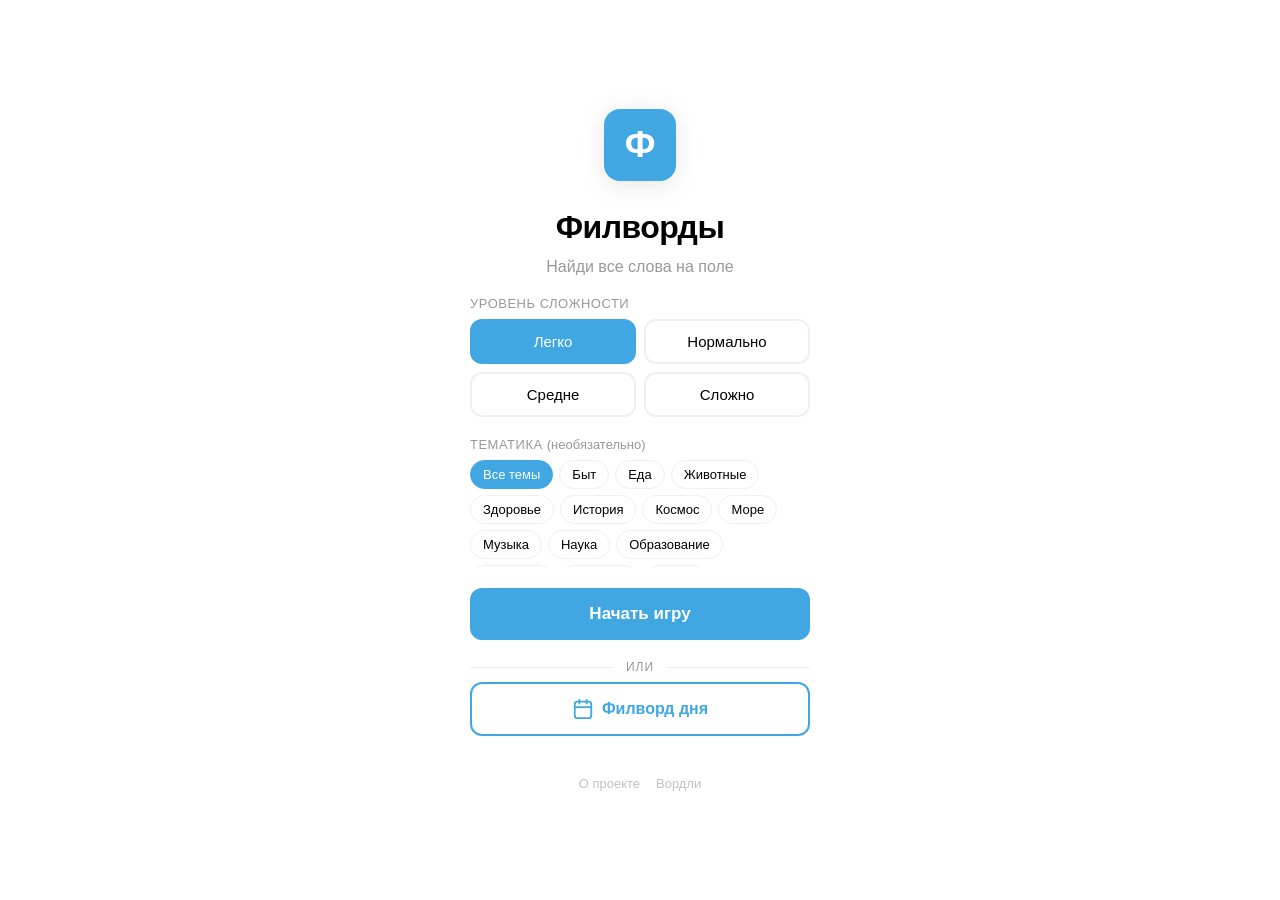
<file: index.html>
<!DOCTYPE html>
<html lang="ru">
<head>
    <meta charset="UTF-8">
    <meta name="viewport" content="width=device-width, initial-scale=1.0, maximum-scale=1.0, user-scalable=no">
    <title>Филворды</title>
    <meta http-equiv="Cache-Control" content="no-cache, no-store, must-revalidate">
    <link rel="stylesheet" href="css/style.css?v=31">
    <script src="https://telegram.org/js/telegram-web-app.js"></script>
</head>
<body>
    <div id="app">
        <div id="start-screen" class="screen active">
            <div class="start-content">
                <div class="logo">
                    <svg width="80" height="80" viewBox="0 0 80 80" fill="none">
                        <rect x="4" y="4" width="72" height="72" rx="16" fill="var(--tg-theme-button-color, #40a7e3)"/>
                        <text x="40" y="52" text-anchor="middle" font-size="36" font-weight="bold" fill="var(--tg-theme-button-text-color, #fff)">Ф</text>
                    </svg>
                </div>
                <h1>Филворды</h1>
                <p class="subtitle">Найди все слова на поле</p>

                <div class="difficulty-section">
                    <label>Уровень сложности</label>
                    <div class="difficulty-buttons" id="difficulty-buttons">
                        <button class="diff-btn active" data-level="easy">Легко</button>
                        <button class="diff-btn" data-level="normal">Нормально</button>
                        <button class="diff-btn" data-level="medium">Средне</button>
                        <button class="diff-btn" data-level="hard">Сложно</button>
                    </div>
                </div>

                <div class="topic-section">
                    <label>Тематика <span class="topic-hint">(необязательно)</span></label>
                    <div class="topic-list" id="topic-list"></div>
                </div>

                <button class="primary-btn" id="start-btn">Начать игру</button>

                <div class="daily-section">
                    <div class="daily-divider"><span>или</span></div>
                    <button class="daily-btn" id="daily-btn">
                        <svg width="22" height="22" viewBox="0 0 24 24" fill="none">
                            <rect x="3" y="4" width="18" height="18" rx="3" stroke="currentColor" stroke-width="2"/>
                            <path d="M3 10H21" stroke="currentColor" stroke-width="2"/>
                            <path d="M8 2V6M16 2V6" stroke="currentColor" stroke-width="2" stroke-linecap="round"/>
                        </svg>
                        Филворд дня
                    </button>
                    <div class="daily-status" id="daily-status"></div>
                    <div class="links-row">
                        <a href="about.html" class="about-link">О проекте</a>
                        <a href="https://t.me/wordlegameru_bot" target="_blank" class="about-link">Вордли</a>
                    </div>
                </div>
            </div>
        </div>

        <div id="game-screen" class="screen">
            <div class="game-header">
                <button class="icon-btn" id="back-btn">
                    <svg width="24" height="24" viewBox="0 0 24 24" fill="none">
                        <path d="M15 18L9 12L15 6" stroke="currentColor" stroke-width="2" stroke-linecap="round" stroke-linejoin="round"/>
                    </svg>
                </button>
                <div class="header-center">
                    <div class="timer" id="timer">00:00</div>
                </div>
                <div class="header-right">
                    <button class="icon-btn icon-btn-sm" id="fullscreen-btn">
                        <svg width="16" height="16" viewBox="0 0 24 24" fill="none" id="fs-icon">
                            <path d="M8 3H5a2 2 0 0 0-2 2v3m18 0V5a2 2 0 0 0-2-2h-3m0 18h3a2 2 0 0 0 2-2v-3M3 16v3a2 2 0 0 0 2 2h3" stroke="currentColor" stroke-width="2" stroke-linecap="round" stroke-linejoin="round"/>
                        </svg>
                    </button>
                    <div class="hints-count" id="hints-count">0</div>
                </div>
            </div>

            <div class="topic-label" id="topic-label"></div>

            <div class="word-list" id="word-list"></div>

            <div class="revealed-words" id="revealed-words"></div>

            <div class="progress-bar">
                <div class="progress-fill" id="progress-fill"></div>
                <span class="progress-text" id="progress-text">0/5</span>
            </div>

            <div class="grid-wrapper">
                <div class="grid-container">
                    <div id="grid"></div>
                </div>
                <div class="selection-line" id="selection-line"></div>
            </div>

            <div class="game-footer">
                <button class="ghost-btn" id="hint-btn">
                    <svg width="20" height="20" viewBox="0 0 24 24" fill="none">
                        <circle cx="12" cy="12" r="10" stroke="currentColor" stroke-width="2"/>
                        <path d="M12 16V12M12 8H12.01" stroke="currentColor" stroke-width="2" stroke-linecap="round"/>
                    </svg>
                    Подсказка
                </button>
                <button class="ghost-btn" id="reveal-words-btn" style="display:none">
                    <svg width="20" height="20" viewBox="0 0 24 24" fill="none">
                        <path d="M1 12s4-8 11-8 11 8 11 8-4 8-11 8-11-8-11-8z" stroke="currentColor" stroke-width="2" stroke-linecap="round" stroke-linejoin="round"/>
                        <circle cx="12" cy="12" r="3" stroke="currentColor" stroke-width="2"/>
                    </svg>
                    Слова <span id="reveal-count"></span>
                </button>
                <button class="ghost-btn" id="new-game-btn">
                    <svg width="20" height="20" viewBox="0 0 24 24" fill="none">
                        <path d="M1 4V10H7" stroke="currentColor" stroke-width="2" stroke-linecap="round" stroke-linejoin="round"/>
                        <path d="M3.51 15C4.16 17.41 5.91 19.4 8.21 20.43C12.3 22.17 17.11 20.43 18.85 16.34C20.59 12.25 18.85 7.44 14.76 5.7C12.46 4.67 9.76 4.87 7.65 6.17L1 10" stroke="currentColor" stroke-width="2" stroke-linecap="round" stroke-linejoin="round"/>
                    </svg>
                    Новая
                </button>
            </div>
        </div>

        <div id="win-screen" class="screen">
            <div class="win-content">
                <div class="win-icon">
                    <svg width="80" height="80" viewBox="0 0 80 80" fill="none">
                        <circle cx="40" cy="40" r="36" fill="var(--tg-theme-button-color, #40a7e3)" opacity="0.15"/>
                        <path d="M24 40L34 50L56 28" stroke="var(--tg-theme-button-color, #40a7e3)" stroke-width="4" stroke-linecap="round" stroke-linejoin="round"/>
                    </svg>
                </div>
                <h2>Уровень пройден!</h2>
                <p class="win-time">Время: <span id="final-time">00:00</span></p>
                <button class="primary-btn" id="new-game-win-btn">Новая игра</button>
                <div class="next-level-wrap">
                    <button class="ghost-btn" id="next-level-btn">Следующий уровень</button>
                    <span class="next-level-hint">По сложности</span>
                </div>
                <button class="ghost-btn" id="share-btn">
                    <svg width="20" height="20" viewBox="0 0 24 24" fill="none">
                        <path d="M4 12V20C4 21.1 4.9 22 6 22H18C19.1 22 20 21.1 20 20V12" stroke="currentColor" stroke-width="2" stroke-linecap="round" stroke-linejoin="round"/>
                        <path d="M12 2V14M12 2L8 6M12 2L16 6" stroke="currentColor" stroke-width="2" stroke-linecap="round" stroke-linejoin="round"/>
                    </svg>
                    Поделиться
                </button>
                <button class="ghost-btn" id="menu-btn">На главную</button>
            </div>
        </div>
    </div>

    <script src="js/words.js?v=31"></script>
    <script src="js/game.js?v=31"></script>
    <script src="js/app.js?v=31"></script>
    <div style="display:none"><a href="about.html">Что такое филворды — правила и примеры</a></div>
</body>
</html>
</file>
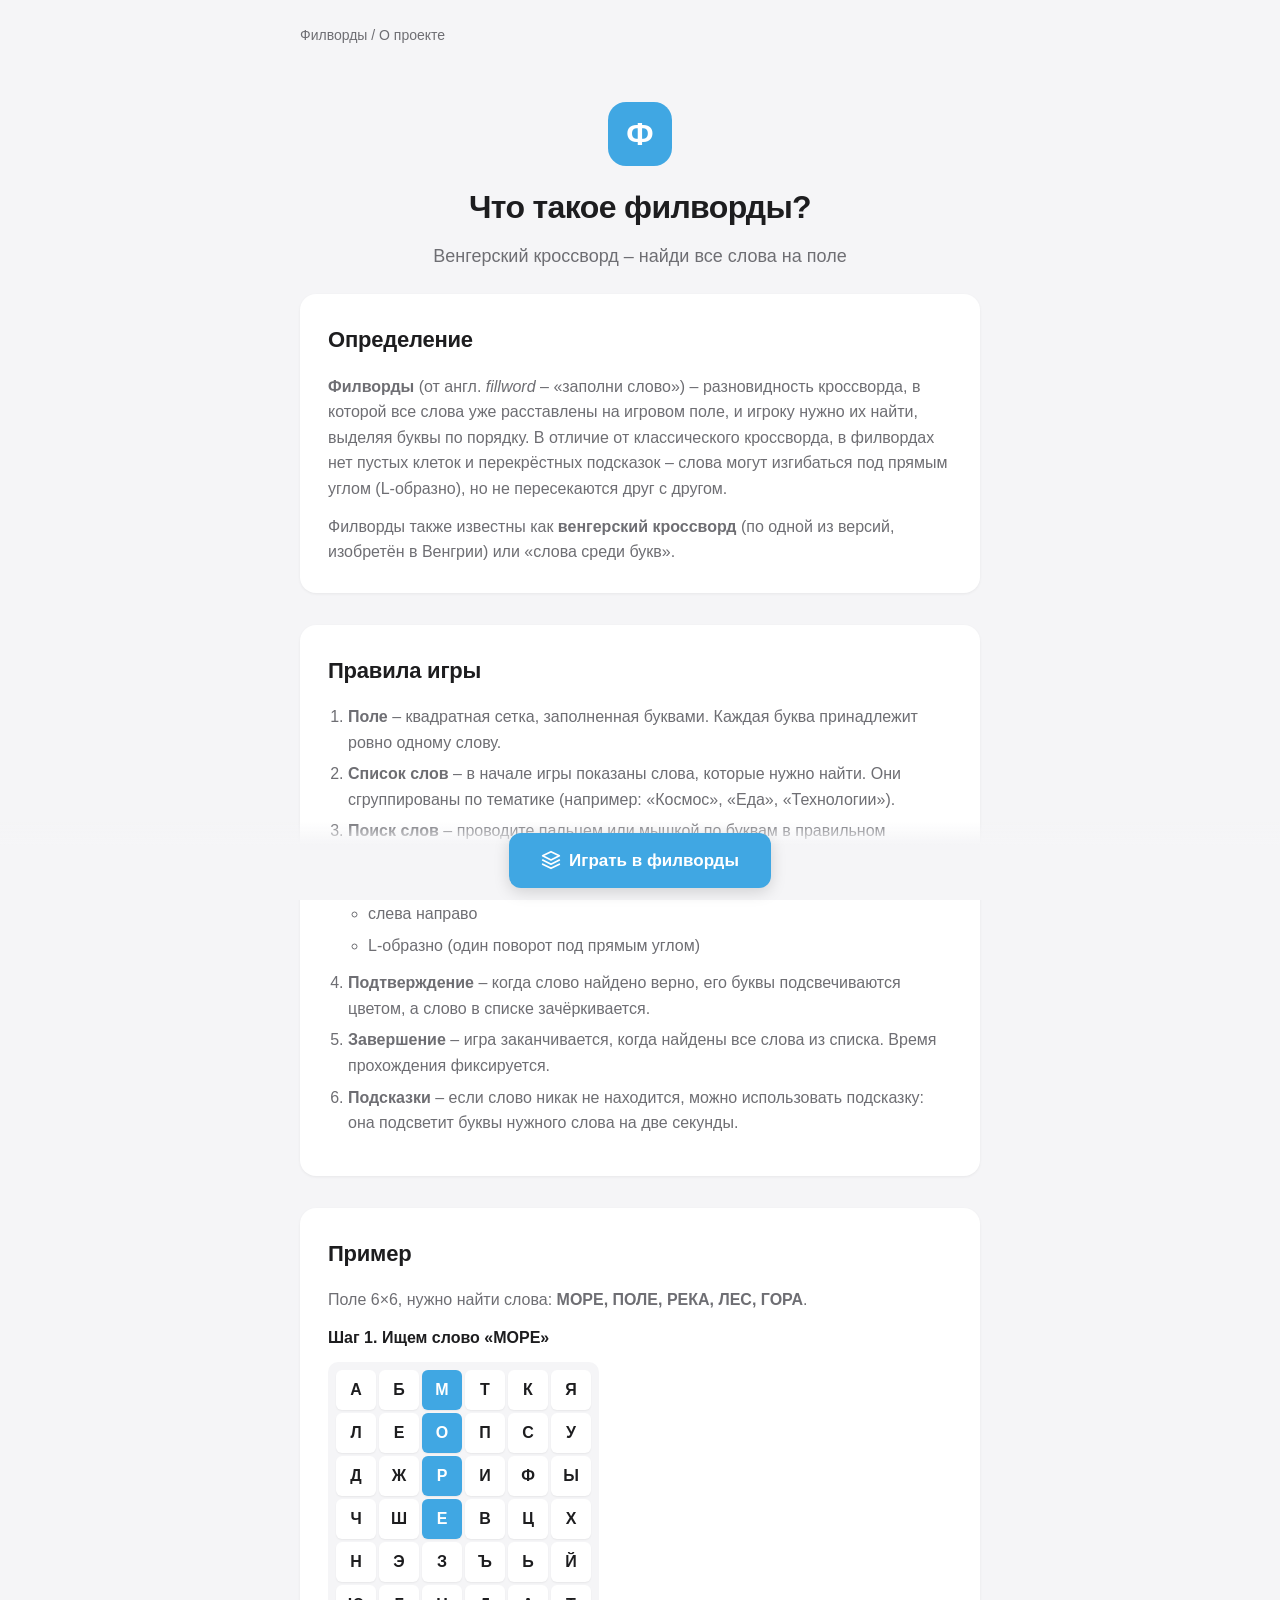
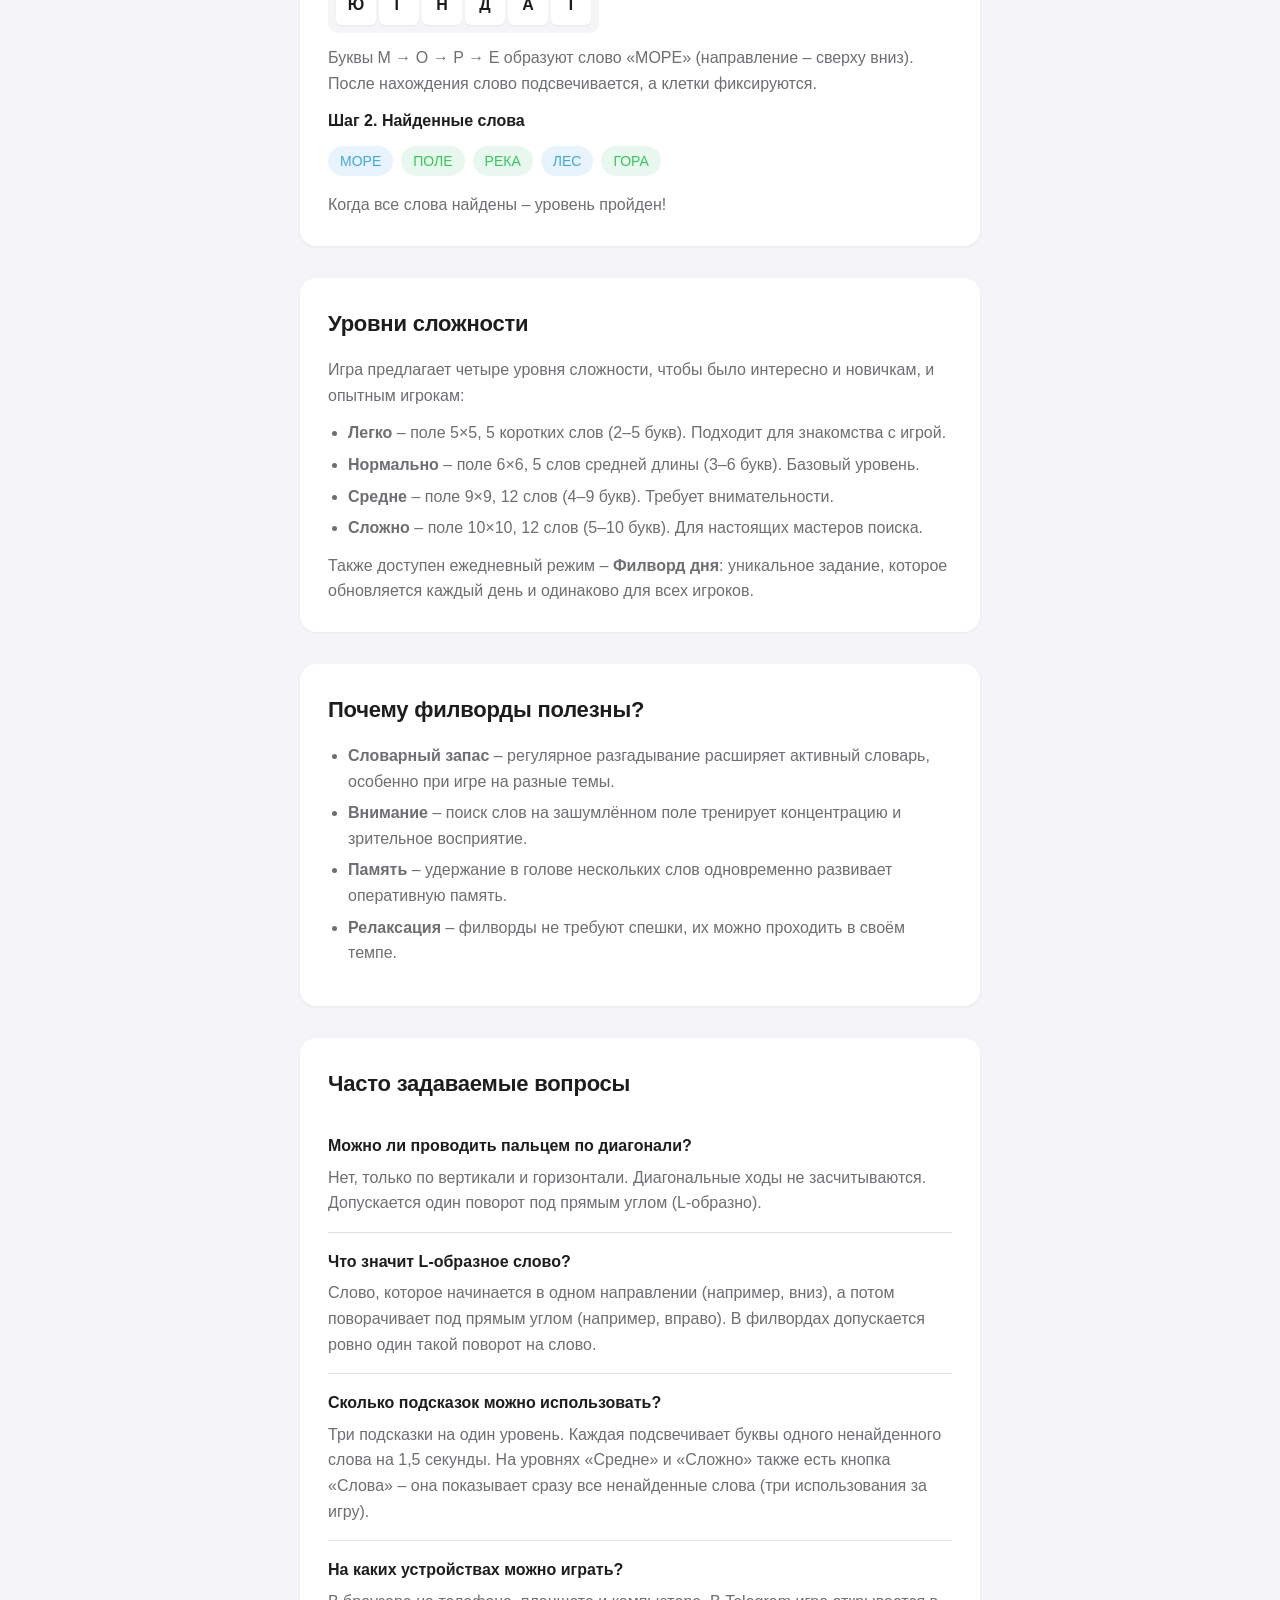
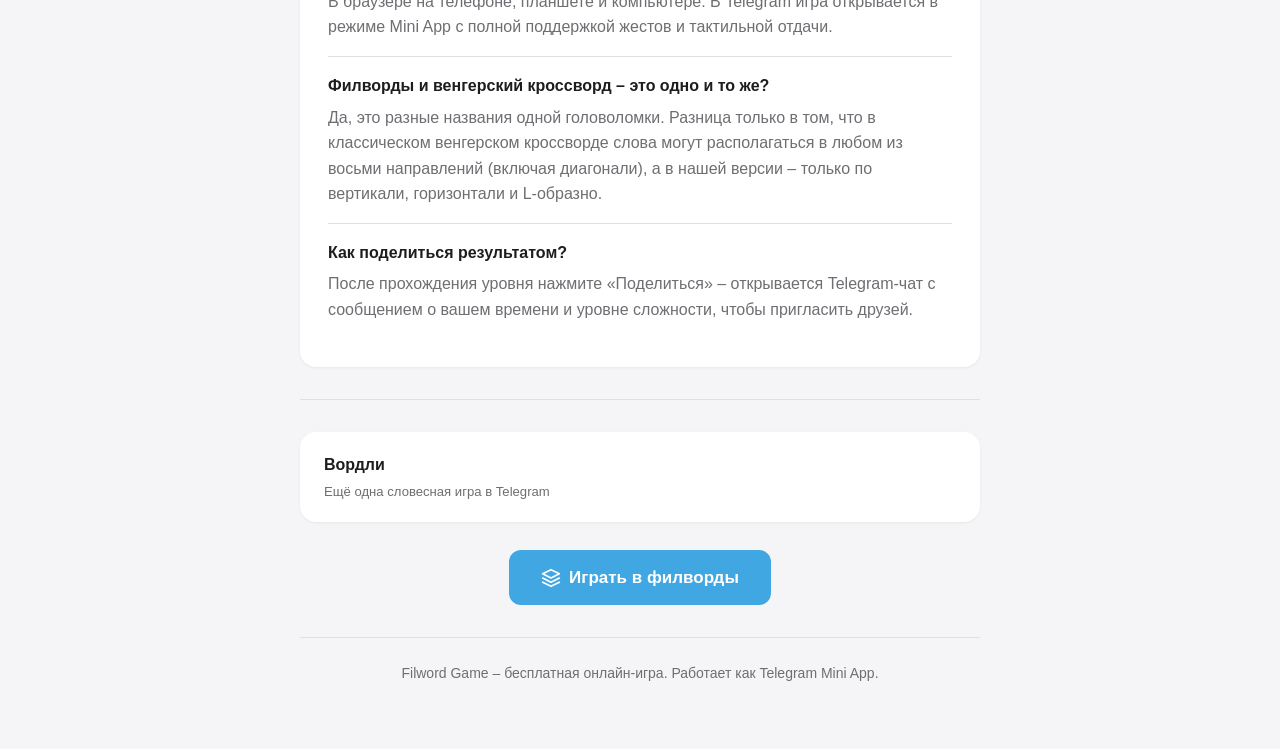
<file: about.html>
<!DOCTYPE html>
<html lang="ru">
<head>
    <meta charset="UTF-8">
    <meta name="viewport" content="width=device-width, initial-scale=1.0">
    <title>Филворды – что это такое, правила игры и примеры</title>
    <meta name="description" content="Филворды (венгерский кроссворд) – головоломка, где нужно находить слова на поле из букв. Правила, примеры, советы для начинающих. Играйте бесплатно онлайн.">
    <meta name="keywords" content="филворды, что такое филворды, правила филвордов, венгерский кроссворд, филворды онлайн, найти слова на поле, игра слов">
    <meta name="robots" content="index, follow">
    <meta name="author" content="Filword Game">

    <!-- Open Graph -->
    <meta property="og:title" content="Филворды – что это такое, правила игры и примеры">
    <meta property="og:description" content="Филворды (венгерский кроссворд) – головоломка, где нужно находить слова на поле из букв. Правила, примеры, советы для начинающих.">
    <meta property="og:type" content="website">
    <meta property="og:url" content="https://mikekomkoff.github.io/filword-game/about.html">
    <meta property="og:image" content="https://mikekomkoff.github.io/filword-game/og-image.png">
    <meta property="og:locale" content="ru_RU">

    <!-- Twitter Card -->
    <meta name="twitter:card" content="summary_large_image">
    <meta name="twitter:title" content="Филворды – что это такое, правила игры и примеры">
    <meta name="twitter:description" content="Филворды (венгерский кроссворд) – головоломка, где нужно находить слова на поле из букв. Правила, примеры, советы для начинающих.">
    <meta name="twitter:image" content="https://mikekomkoff.github.io/filword-game/og-image.png">

    <script src="https://telegram.org/js/telegram-web-app.js"></script>
    <style>
        :root {
            --bg: #f5f5f7;
            --card: #ffffff;
            --text: #1d1d1f;
            --text-secondary: #6e6e73;
            --accent: #40a7e3;
            --accent-hover: #3598d1;
            --border: #e0e0e0;
            --radius: 16px;
        }

        @media (prefers-color-scheme: dark) {
            :root {
                --bg: #000000;
                --card: #1c1c1e;
                --text: #ffffff;
                --text-secondary: #8e8e93;
                --border: #38383a;
                --accent: #40a7e3;
                --accent-hover: #6bbaf5;
            }
        }

        html, body { overflow: auto !important; height: auto !important; touch-action: pan-y !important; overscroll-behavior: auto !important; }

        * { margin: 0; padding: 0; box-sizing: border-box; }

        body {
            font-family: -apple-system, BlinkMacSystemFont, 'Segoe UI', Roboto, 'Helvetica Neue', Arial, sans-serif;
            background: var(--bg);
            color: var(--text);
            line-height: 1.6;
            -webkit-font-smoothing: antialiased;
        }

        .container {
            max-width: 720px;
            margin: 0 auto;
            padding: 24px 20px;
        }

        /* Header */
        header {
            text-align: center;
            padding: 40px 0 24px;
        }

        .logo {
            display: inline-flex;
            align-items: center;
            justify-content: center;
            width: 64px;
            height: 64px;
            border-radius: 18px;
            background: var(--accent);
            color: #fff;
            font-size: 32px;
            font-weight: bold;
            margin-bottom: 16px;
        }

        h1 {
            font-size: 32px;
            font-weight: 700;
            letter-spacing: -0.02em;
            margin-bottom: 8px;
        }

        .subtitle {
            font-size: 18px;
            color: var(--text-secondary);
        }

        /* Cards */
        section { margin-bottom: 32px; }

        .card {
            background: var(--card);
            border-radius: var(--radius);
            padding: 28px;
            margin-bottom: 16px;
            box-shadow: 0 1px 3px rgba(0,0,0,0.06);
        }

        h2 {
            font-size: 22px;
            font-weight: 600;
            margin-bottom: 16px;
            letter-spacing: -0.01em;
        }

        h3 {
            font-size: 17px;
            font-weight: 600;
            margin: 20px 0 8px;
            color: var(--text);
        }

        p { margin-bottom: 12px; color: var(--text-secondary); }
        p:last-child { margin-bottom: 0; }
        a { color: var(--accent); text-decoration: none; }
        a:hover { text-decoration: underline; }

        ul, ol {
            margin: 0 0 12px 20px;
            color: var(--text-secondary);
        }
        li { margin-bottom: 6px; }

        /* Example grid */
        .example-title {
            font-weight: 600;
            margin-bottom: 12px;
            color: var(--text);
        }

        .example-grid {
            display: inline-grid;
            grid-template-columns: repeat(6, 40px);
            gap: 3px;
            background: var(--bg);
            padding: 8px;
            border-radius: 10px;
            margin-bottom: 12px;
        }

        .example-grid .cell {
            width: 40px;
            height: 40px;
            display: flex;
            align-items: center;
            justify-content: center;
            background: var(--card);
            border-radius: 6px;
            font-size: 16px;
            font-weight: 600;
            color: var(--text);
            box-shadow: 0 1px 2px rgba(0,0,0,0.06);
        }

        .example-grid .cell.highlight {
            background: var(--accent);
            color: #fff;
        }

        .example-grid .cell.highlight2 {
            background: #34c759;
            color: #fff;
        }

        .example-words {
            display: flex;
            flex-wrap: wrap;
            gap: 8px;
            margin-bottom: 16px;
        }

        .example-words .tag {
            padding: 4px 12px;
            border-radius: 20px;
            font-size: 14px;
            font-weight: 500;
        }

        .example-words .tag.blue { background: #e8f4fd; color: var(--accent); }
        .example-words .tag.green { background: #e8f8ee; color: #34c759; }

        .link-card {
            display: block;
            background: var(--card);
            border-radius: var(--radius);
            padding: 20px 24px;
            margin-bottom: 12px;
            text-decoration: none;
            color: var(--text);
            transition: opacity 0.15s;
            box-shadow: 0 1px 3px rgba(0,0,0,0.06);
        }

        .link-card:active { opacity: 0.7; }

        .link-title { font-weight: 700; font-size: 1rem; margin-bottom: 4px; }

        .link-desc { font-size: 0.82rem; color: var(--text-secondary); }

        /* CTA */
        .cta {
            text-align: center;
            padding: 16px 0 32px;
        }

        .cta-btn {
            display: inline-flex;
            align-items: center;
            gap: 8px;
            padding: 14px 32px;
            border-radius: 12px;
            background: var(--accent);
            color: #fff;
            font-size: 17px;
            font-weight: 600;
            border: none;
            cursor: pointer;
            transition: background 0.2s;
            text-decoration: none;
        }

        .cta-btn:hover {
            background: var(--accent-hover);
            text-decoration: none;
        }

        .cta-fixed {
            position: fixed;
            bottom: 0;
            left: 0;
            right: 0;
            display: flex;
            justify-content: center;
            padding: 12px 16px calc(12px + env(safe-area-inset-bottom, 0px));
            background: linear-gradient(transparent, var(--bg) 30%);
            z-index: 100;
            pointer-events: none;
            transition: opacity 0.3s, transform 0.3s;
        }

        .cta-fixed.hidden {
            opacity: 0;
            transform: translateY(20px);
            pointer-events: none;
        }

        .cta-fixed .cta-btn {
            pointer-events: auto;
            box-shadow: 0 4px 16px rgba(0,0,0,0.15);
        }

        /* FAQ */
        .faq-item {
            border-bottom: 1px solid var(--border);
            padding: 16px 0;
        }

        .faq-item:last-child { border-bottom: none; }

        .faq-q {
            font-weight: 600;
            margin-bottom: 6px;
            color: var(--text);
        }

        .faq-a { color: var(--text-secondary); }

        /* Footer */
        footer {
            text-align: center;
            padding: 24px 0 40px;
            font-size: 14px;
            color: var(--text-secondary);
            border-top: 1px solid var(--border);
        }

        footer a { color: var(--text-secondary); }

        /* Breadcrumbs */
        .breadcrumbs {
            font-size: 14px;
            color: var(--text-secondary);
            margin-bottom: 16px;
        }

        .breadcrumbs a { color: var(--text-secondary); }

        /* Divider */
        .divider {
            height: 1px;
            background: var(--border);
            margin: 32px 0;
        }

        @media (max-width: 480px) {
            .container { padding: 16px; }
            h1 { font-size: 26px; }
            .card { padding: 20px; }
            .example-grid { grid-template-columns: repeat(6, 34px); }
            .example-grid .cell { width: 34px; height: 34px; font-size: 14px; }
        }
    </style>
</head>
<body>
    <div class="container">
        <nav class="breadcrumbs">
            <a href="/filword-game/">Филворды</a> / О проекте
        </nav>

        <header>
            <div class="logo">Ф</div>
            <h1>Что такое филворды?</h1>
            <p class="subtitle">Венгерский кроссворд – найди все слова на поле</p>
        </header>

        <!-- What is -->
        <section>
            <div class="card">
                <h2>Определение</h2>
                <p><strong>Филворды</strong> (от англ. <em>fillword</em> – «заполни слово») – разновидность кроссворда, в которой все слова уже расставлены на игровом поле, и игроку нужно их найти, выделяя буквы по порядку. В отличие от классического кроссворда, в филвордах нет пустых клеток и перекрёстных подсказок – слова могут изгибаться под прямым углом (L-образно), но не пересекаются друг с другом.</p>
                <p>Филворды также известны как <strong>венгерский кроссворд</strong> (по одной из версий, изобретён в Венгрии) или «слова среди букв».</p>
            </div>
        </section>

        <!-- Rules -->
        <section>
            <div class="card">
                <h2>Правила игры</h2>
                <ol>
                    <li><strong>Поле</strong> – квадратная сетка, заполненная буквами. Каждая буква принадлежит ровно одному слову.</li>
                    <li><strong>Список слов</strong> – в начале игры показаны слова, которые нужно найти. Они сгруппированы по тематике (например: «Космос», «Еда», «Технологии»).</li>
                    <li><strong>Поиск слов</strong> – проводите пальцем или мышкой по буквам в правильном порядке. Слова располагаются:
                        <ul>
                            <li>сверху вниз</li>
                            <li>слева направо</li>
                            <li>L-образно (один поворот под прямым углом)</li>
                        </ul>
                    </li>
                    <li><strong>Подтверждение</strong> – когда слово найдено верно, его буквы подсвечиваются цветом, а слово в списке зачёркивается.</li>
                    <li><strong>Завершение</strong> – игра заканчивается, когда найдены все слова из списка. Время прохождения фиксируется.</li>
                    <li><strong>Подсказки</strong> – если слово никак не находится, можно использовать подсказку: она подсветит буквы нужного слова на две секунды.</li>
                </ol>
            </div>
        </section>

        <!-- Example -->
        <section>
            <div class="card">
                <h2>Пример</h2>
                <p>Поле 6×6, нужно найти слова: <strong>МОРЕ, ПОЛЕ, РЕКА, ЛЕС, ГОРА</strong>.</p>

                <div class="example-title">Шаг 1. Ищем слово «МОРЕ»</div>
                <div class="example-grid">
                    <div class="cell">А</div>
                    <div class="cell">Б</div>
                    <div class="cell highlight">М</div>
                    <div class="cell">Т</div>
                    <div class="cell">К</div>
                    <div class="cell">Я</div>
                    <div class="cell">Л</div>
                    <div class="cell">Е</div>
                    <div class="cell highlight">О</div>
                    <div class="cell">П</div>
                    <div class="cell">С</div>
                    <div class="cell">У</div>
                    <div class="cell">Д</div>
                    <div class="cell">Ж</div>
                    <div class="cell highlight">Р</div>
                    <div class="cell">И</div>
                    <div class="cell">Ф</div>
                    <div class="cell">Ы</div>
                    <div class="cell">Ч</div>
                    <div class="cell">Ш</div>
                    <div class="cell highlight">Е</div>
                    <div class="cell">В</div>
                    <div class="cell">Ц</div>
                    <div class="cell">Х</div>
                    <div class="cell">Н</div>
                    <div class="cell">Э</div>
                    <div class="cell">З</div>
                    <div class="cell">Ъ</div>
                    <div class="cell">Ь</div>
                    <div class="cell">Й</div>
                    <div class="cell">Ю</div>
                    <div class="cell">Г</div>
                    <div class="cell">Н</div>
                    <div class="cell">Д</div>
                    <div class="cell">А</div>
                    <div class="cell">Т</div>
                </div>

                <p>Буквы М → О → Р → Е образуют слово «МОРЕ» (направление – сверху вниз). После нахождения слово подсвечивается, а клетки фиксируются.</p>

                <div class="example-title">Шаг 2. Найденные слова</div>
                <div class="example-words">
                    <span class="tag blue">МОРЕ</span>
                    <span class="tag green">ПОЛЕ</span>
                    <span class="tag green">РЕКА</span>
                    <span class="tag blue">ЛЕС</span>
                    <span class="tag green">ГОРА</span>
                </div>

                <p>Когда все слова найдены – уровень пройден!</p>
            </div>
        </section>

        <!-- Difficulty levels -->
        <section>
            <div class="card">
                <h2>Уровни сложности</h2>
                <p>Игра предлагает четыре уровня сложности, чтобы было интересно и новичкам, и опытным игрокам:</p>
                <ul>
                    <li><strong>Легко</strong> – поле 5×5, 5 коротких слов (2–5 букв). Подходит для знакомства с игрой.</li>
                    <li><strong>Нормально</strong> – поле 6×6, 5 слов средней длины (3–6 букв). Базовый уровень.</li>
                    <li><strong>Средне</strong> – поле 9×9, 12 слов (4–9 букв). Требует внимательности.</li>
                    <li><strong>Сложно</strong> – поле 10×10, 12 слов (5–10 букв). Для настоящих мастеров поиска.</li>
                </ul>
                <p>Также доступен ежедневный режим – <strong>Филворд дня</strong>:
                уникальное задание, которое обновляется каждый день и одинаково для всех игроков.</p>
            </div>
        </section>

        <!-- Why play -->
        <section>
            <div class="card">
                <h2>Почему филворды полезны?</h2>
                <ul>
                    <li><strong>Словарный запас</strong> – регулярное разгадывание расширяет активный словарь, особенно при игре на разные темы.</li>
                    <li><strong>Внимание</strong> – поиск слов на зашумлённом поле тренирует концентрацию и зрительное восприятие.</li>
                    <li><strong>Память</strong> – удержание в голове нескольких слов одновременно развивает оперативную память.</li>
                    <li><strong>Релаксация</strong> – филворды не требуют спешки, их можно проходить в своём темпе.</li>
                </ul>
            </div>
        </section>

        <!-- FAQ -->
        <section>
            <div class="card">
                <h2>Часто задаваемые вопросы</h2>

                <div class="faq-item">
                    <div class="faq-q">Можно ли проводить пальцем по диагонали?</div>
                    <div class="faq-a">Нет, только по вертикали и горизонтали. Диагональные ходы не засчитываются. Допускается один поворот под прямым углом (L-образно).</div>
                </div>

                <div class="faq-item">
                    <div class="faq-q">Что значит L-образное слово?</div>
                    <div class="faq-a">Слово, которое начинается в одном направлении (например, вниз), а потом поворачивает под прямым углом (например, вправо). В филвордах допускается ровно один такой поворот на слово.</div>
                </div>

                <div class="faq-item">
                    <div class="faq-q">Сколько подсказок можно использовать?</div>
                    <div class="faq-a">Три подсказки на один уровень. Каждая подсвечивает буквы одного ненайденного слова на 1,5 секунды. На уровнях «Средне» и «Сложно» также есть кнопка «Слова» – она показывает сразу все ненайденные слова (три использования за игру).</div>
                </div>

                <div class="faq-item">
                    <div class="faq-q">На каких устройствах можно играть?</div>
                    <div class="faq-a">В браузере на телефоне, планшете и компьютере. В Telegram игра открывается в режиме Mini App с полной поддержкой жестов и тактильной отдачи.</div>
                </div>

                <div class="faq-item">
                    <div class="faq-q">Филворды и венгерский кроссворд – это одно и то же?</div>
                    <div class="faq-a">Да, это разные названия одной головоломки. Разница только в том, что в классическом венгерском кроссворде слова могут располагаться в любом из восьми направлений (включая диагонали), а в нашей версии – только по вертикали, горизонтали и L-образно.</div>
                </div>

                <div class="faq-item">
                    <div class="faq-q">Как поделиться результатом?</div>
                    <div class="faq-a">После прохождения уровня нажмите «Поделиться» – открывается Telegram-чат с сообщением о вашем времени и уровне сложности, чтобы пригласить друзей.</div>
                </div>
            </div>
        </section>

        <div class="divider"></div>

        <a class="link-card" href="https://t.me/wordlegameru_bot" target="_blank">
            <div class="link-title">Вордли</div>
            <div class="link-desc">Ещё одна словесная игра в Telegram</div>
        </a>

        <div class="cta">
            <a href="https://mikekomkoff.github.io/filword-game/" class="cta-btn">
                <svg width="20" height="20" viewBox="0 0 24 24" fill="none">
                    <path d="M12 2L2 7L12 12L22 7L12 2Z" stroke="currentColor" stroke-width="2" stroke-linecap="round" stroke-linejoin="round"/>
                    <path d="M2 17L12 22L22 17" stroke="currentColor" stroke-width="2" stroke-linecap="round" stroke-linejoin="round"/>
                    <path d="M2 12L12 17L22 12" stroke="currentColor" stroke-width="2" stroke-linecap="round" stroke-linejoin="round"/>
                </svg>
                Играть в филворды
            </a>
        </div>

        <footer>
            <p><a href="https://mikekomkoff.github.io/filword-game/">Filword Game</a> – бесплатная онлайн-игра. Работает как Telegram Mini App.</p>
        </footer>
    </div>
    <div class="cta-fixed" id="ctaFixed">
        <a href="https://mikekomkoff.github.io/filword-game/" class="cta-btn">
            <svg width="20" height="20" viewBox="0 0 24 24" fill="none">
                <path d="M12 2L2 7L12 12L22 7L12 2Z" stroke="currentColor" stroke-width="2" stroke-linecap="round" stroke-linejoin="round"/>
                <path d="M2 17L12 22L22 17" stroke="currentColor" stroke-width="2" stroke-linecap="round" stroke-linejoin="round"/>
                <path d="M2 12L12 17L22 12" stroke="currentColor" stroke-width="2" stroke-linecap="round" stroke-linejoin="round"/>
            </svg>
            Играть в филворды
        </a>
    </div>
    <script>
        function applyTelegramTheme() {
            if (window.Telegram && Telegram.WebApp && Telegram.WebApp.themeParams) {
                const t = Telegram.WebApp.themeParams;
                const r = document.documentElement;
                if (t.bg_color) r.style.setProperty('--bg', t.bg_color);
                if (t.section_bg_color) r.style.setProperty('--card', t.section_bg_color);
                if (t.text_color) r.style.setProperty('--text', t.text_color);
                if (t.hint_color) r.style.setProperty('--text-secondary', t.hint_color);
                if (t.accent_text_color) r.style.setProperty('--accent', t.accent_text_color);
                if (t.accent_text_color) r.style.setProperty('--accent-hover', t.accent_text_color);
                if (t.section_separator_color) r.style.setProperty('--border', t.section_separator_color);
            }
        }
        applyTelegramTheme();
        if (Telegram && Telegram.WebApp) {
            Telegram.WebApp.onEvent('themeChanged', applyTelegramTheme);
        }

        (function () {
            var btn = document.getElementById('ctaFixed');
            var footer = document.querySelector('footer');
            function check() {
                if (!footer) return;
                var rect = footer.getBoundingClientRect();
                if (rect.top < window.innerHeight + 40) {
                    btn.classList.add('hidden');
                } else {
                    btn.classList.remove('hidden');
                }
            }
            window.addEventListener('scroll', check, { passive: true });
            check();
        })();
    </script>
</body>
</html>
</file>
<file: css/style.css>
* {
    margin: 0;
    padding: 0;
    box-sizing: border-box;
    -webkit-tap-highlight-color: transparent;
    user-select: none;
}

:root {
    --tg-theme-bg-color: #ffffff;
    --tg-theme-text-color: #000000;
    --tg-theme-button-color: #40a7e3;
    --tg-theme-button-text-color: #ffffff;
    --tg-theme-secondary-bg-color: #f0f0f0;
    --tg-theme-hint-color: #999999;
    --tg-theme-section-bg-color: #ffffff;
    --cell-size: 48px;
    --grid-gap: 3px;
    --border-radius: 12px;
    --safe-top: 0px;
    --safe-bottom: 0px;
}

html, body {
    height: 100%;
    overflow: hidden;
    font-family: -apple-system, BlinkMacSystemFont, 'Segoe UI', Roboto, sans-serif;
    background: var(--tg-theme-bg-color);
    color: var(--tg-theme-text-color);
    touch-action: none;
    overscroll-behavior: none;
}

#app {
    height: 100%;
    display: flex;
    flex-direction: column;
    position: relative;
}

.screen {
    display: none;
    height: 100%;
    flex-direction: column;
    padding: 16px;
    padding-bottom: calc(16px + var(--safe-bottom));
}

.screen.active {
    display: flex;
}

/* ─── START SCREEN ─── */
#start-screen {
    overflow-y: auto;
}

.start-content {
    display: flex;
    flex-direction: column;
    align-items: center;
    gap: 20px;
    max-width: 340px;
    margin: auto;
}

.logo svg {
    width: 80px;
    height: 80px;
    filter: drop-shadow(0 4px 12px rgba(0,0,0,0.1));
}

h1 {
    font-size: 32px;
    font-weight: 700;
    letter-spacing: -0.5px;
}

.subtitle {
    font-size: 16px;
    color: var(--tg-theme-hint-color);
    margin-top: -8px;
}

.difficulty-section {
    width: 100%;
}

.difficulty-section label {
    display: block;
    font-size: 13px;
    font-weight: 500;
    color: var(--tg-theme-hint-color);
    margin-bottom: 8px;
    text-transform: uppercase;
    letter-spacing: 0.5px;
}

.difficulty-buttons {
    display: grid;
    grid-template-columns: 1fr 1fr;
    gap: 8px;
}

.diff-btn {
    padding: 12px 16px;
    border: 2px solid var(--tg-theme-secondary-bg-color);
    border-radius: var(--border-radius);
    background: var(--tg-theme-section-bg-color);
    color: var(--tg-theme-text-color);
    font-size: 15px;
    font-weight: 500;
    cursor: pointer;
    transition: all 0.2s;
}

.diff-btn.active {
    border-color: var(--tg-theme-button-color);
    background: var(--tg-theme-button-color);
    color: var(--tg-theme-button-text-color);
}

.diff-btn:active {
    transform: scale(0.96);
}

/* ─── TOPIC SECTION ─── */
.topic-section {
    width: 100%;
}

.topic-section label {
    display: block;
    font-size: 13px;
    font-weight: 500;
    color: var(--tg-theme-hint-color);
    margin-bottom: 8px;
    text-transform: uppercase;
    letter-spacing: 0.5px;
}

.topic-hint {
    text-transform: none;
    letter-spacing: 0;
    font-weight: 400;
}

.topic-list {
    display: flex;
    flex-wrap: wrap;
    gap: 6px;
    max-height: 108px;
    overflow-y: auto;
    padding-right: 4px;
}

.topic-chip {
    padding: 6px 12px;
    border: 1.5px solid var(--tg-theme-secondary-bg-color);
    border-radius: 20px;
    background: var(--tg-theme-section-bg-color);
    color: var(--tg-theme-text-color);
    font-size: 13px;
    font-weight: 500;
    cursor: pointer;
    transition: all 0.15s;
    white-space: nowrap;
}

.topic-chip.active {
    border-color: var(--tg-theme-button-color);
    background: var(--tg-theme-button-color);
    color: var(--tg-theme-button-text-color);
}

.topic-chip:active {
    transform: scale(0.95);
}

/* ─── GENERATION SECTION ─── */
.generation-section {
    width: 100%;
    border: none;
    outline: none;
}

.generation-section[open] .gen-summary {
    margin-bottom: 8px;
}

.gen-summary {
    font-size: 13px;
    font-weight: 500;
    color: var(--tg-theme-hint-color);
    text-transform: uppercase;
    letter-spacing: 0.5px;
    cursor: pointer;
    padding: 4px 0;
    list-style: none;
}

.gen-summary::-webkit-details-marker {
    display: none;
}

.gen-summary::before {
    content: '+ ';
    font-size: 15px;
}

.generation-section[open] .gen-summary::before {
    content: '– ';
}

.gen-list {
    display: flex;
    flex-wrap: wrap;
    gap: 6px;
}

.gen-chip {
    padding: 6px 12px;
    border: 1.5px solid var(--tg-theme-secondary-bg-color);
    border-radius: 20px;
    background: var(--tg-theme-section-bg-color);
    color: var(--tg-theme-text-color);
    font-size: 13px;
    font-weight: 500;
    cursor: pointer;
    transition: all 0.15s;
    white-space: nowrap;
}

.gen-chip.active {
    border-color: var(--tg-theme-button-color);
    background: var(--tg-theme-button-color);
    color: var(--tg-theme-button-text-color);
}

.gen-chip:active {
    transform: scale(0.95);
}

.gen-chip .gen-years {
    opacity: 0.6;
    font-weight: 400;
}

.gen-selected {
    font-size: 12px;
    color: var(--tg-theme-button-color);
    padding: 2px 0;
}

/* ─── PRIMARY BUTTON ─── */
.primary-btn {
    width: 100%;
    padding: 16px 24px;
    border: none;
    border-radius: var(--border-radius);
    background: var(--tg-theme-button-color);
    color: var(--tg-theme-button-text-color);
    font-size: 17px;
    font-weight: 600;
    cursor: pointer;
    transition: opacity 0.2s, transform 0.1s;
}

.primary-btn:active {
    opacity: 0.8;
    transform: scale(0.98);
}

/* ─── DAILY SECTION ─── */
.daily-section {
    width: 100%;
    display: flex;
    flex-direction: column;
    align-items: center;
    gap: 8px;
}

.daily-divider {
    width: 100%;
    display: flex;
    align-items: center;
    gap: 12px;
    font-size: 12px;
    color: var(--tg-theme-hint-color);
    text-transform: uppercase;
    letter-spacing: 1px;
}

.daily-divider::before,
.daily-divider::after {
    content: '';
    flex: 1;
    height: 1px;
    background: var(--tg-theme-secondary-bg-color);
}

.daily-btn {
    width: 100%;
    padding: 14px 24px;
    border: 2px solid var(--tg-theme-button-color);
    border-radius: var(--border-radius);
    background: transparent;
    color: var(--tg-theme-button-color);
    font-size: 16px;
    font-weight: 600;
    cursor: pointer;
    display: flex;
    align-items: center;
    justify-content: center;
    gap: 8px;
    transition: opacity 0.2s, transform 0.1s;
}

.daily-btn:active {
    opacity: 0.7;
    transform: scale(0.98);
}

.daily-btn:disabled {
    opacity: 0.4;
    cursor: default;
    transform: none;
}

.daily-status {
    font-size: 12px;
    color: var(--tg-theme-hint-color);
    min-height: 16px;
}

.about-link {
    font-size: 13px;
    color: var(--tg-theme-hint-color);
    text-decoration: none;
    opacity: 0.6;
    transition: opacity 0.2s;
}

.about-link:hover {
    opacity: 1;
}

.links-row {
    display: flex;
    justify-content: center;
    gap: 16px;
    padding: 8px 0 4px;
}

/* ─── GAME SCREEN ─── */
#game-screen {
    padding: 0;
    padding-bottom: calc(0px + var(--safe-bottom));
}

.game-header {
    display: flex;
    align-items: center;
    justify-content: space-between;
    padding: 8px 16px;
    padding-top: calc(8px + var(--safe-top));
    min-height: 52px;
}

.header-center {
    display: flex;
    align-items: center;
    justify-content: center;
    flex: 1;
}

.header-right {
    display: flex;
    align-items: center;
    gap: 4px;
}

.icon-btn {
    width: 40px;
    height: 40px;
    border: none;
    border-radius: 50%;
    background: var(--tg-theme-secondary-bg-color);
    color: var(--tg-theme-text-color);
    cursor: pointer;
    display: flex;
    align-items: center;
    justify-content: center;
    transition: opacity 0.2s;
    flex-shrink: 0;
}

.icon-btn-sm {
    width: 34px;
    height: 34px;
}

.icon-btn:active {
    opacity: 0.6;
}

.timer {
    font-size: 20px;
    font-weight: 700;
    font-variant-numeric: tabular-nums;
    letter-spacing: 1px;
}

.hints-count {
    width: 40px;
    height: 40px;
    display: flex;
    align-items: center;
    justify-content: center;
    font-size: 16px;
    font-weight: 600;
    color: var(--tg-theme-hint-color);
}

/* ─── WORD LIST ─── */
.topic-label {
    text-align: center;
    font-size: 12px;
    font-weight: 600;
    color: var(--tg-theme-hint-color);
    padding: 4px 16px 0;
    text-transform: uppercase;
    letter-spacing: 0.5px;
}

.topic-label.daily {
    color: var(--tg-theme-button-color);
    font-size: 13px;
}

.topic-label.daily::before {
    content: '\2605 ';
}

.word-list {
    display: flex;
    flex-wrap: wrap;
    gap: 6px;
    padding: 8px 16px;
    justify-content: center;
    min-height: 36px;
}

.word-chip {
    padding: 4px 12px;
    border-radius: 20px;
    font-size: 14px;
    font-weight: 500;
    background: var(--tg-theme-secondary-bg-color);
    color: var(--tg-theme-text-color);
    transition: all 0.3s;
}

.word-chip.found {
    text-decoration: line-through;
    opacity: 0.85;
}

.revealed-words {
    display: flex;
    flex-wrap: wrap;
    gap: 6px;
    padding: 0 16px 4px;
    justify-content: center;
    min-height: 0;
    overflow: hidden;
    max-height: 0;
    transition: max-height 0.3s ease, opacity 0.3s ease;
    opacity: 0;
}

.revealed-words.visible {
    max-height: 120px;
    opacity: 1;
    padding: 6px 16px;
}

.revealed-words .word-chip {
    font-size: 13px;
    background: var(--tg-theme-hint-color);
    color: var(--tg-theme-bg-color);
    opacity: 0.85;
}

/* ─── PROGRESS BAR ─── */
.progress-bar {
    position: relative;
    height: 6px;
    margin: 0 16px;
    background: var(--tg-theme-secondary-bg-color);
    border-radius: 3px;
    overflow: visible;
}

.progress-fill {
    height: 100%;
    width: 0%;
    background: var(--tg-theme-button-color);
    border-radius: 3px;
    transition: width 0.4s ease;
}

.progress-text {
    position: absolute;
    right: 0;
    top: 8px;
    font-size: 12px;
    font-weight: 600;
    color: var(--tg-theme-hint-color);
}

/* ─── GRID ─── */
.grid-wrapper {
    flex: 1;
    display: flex;
    align-items: center;
    justify-content: center;
    padding: 8px;
    position: relative;
    overflow: hidden;
    touch-action: none;
}

.grid-container {
    position: relative;
}

#grid {
    display: inline-grid;
    gap: var(--grid-gap);
    position: relative;
    touch-action: none;
}

.grid-cell {
    width: var(--cell-size);
    height: var(--cell-size);
    display: flex;
    align-items: center;
    justify-content: center;
    font-size: calc(var(--cell-size) * 0.48);
    font-weight: 600;
    text-transform: uppercase;
    background: var(--tg-theme-secondary-bg-color);
    border-radius: 6px;
    cursor: pointer;
    transition: background 0.15s, transform 0.1s;
    color: var(--tg-theme-text-color);
    -webkit-user-select: none;
    user-select: none;
    -webkit-touch-callout: none;
    touch-action: none;
}

.grid-cell.selected {
    background: var(--tg-theme-button-color);
    color: var(--tg-theme-button-text-color);
    transform: scale(1.05);
    z-index: 2;
}

.grid-cell.found {
    opacity: 0.9;
    animation: word-found 0.35s ease;
}

@keyframes word-found {
    0% { transform: scale(1); }
    40% { transform: scale(1.18); }
    100% { transform: scale(1); }
}

@keyframes cell-appear {
    from { opacity: 0; transform: scale(0.7); }
    to { opacity: 1; transform: scale(1); }
}

.cell-appear {
    animation: cell-appear 0.25s ease both;
}

.grid-cell.hint {
    animation: hint-pulse 0.6s ease-in-out 2;
    background: #ffd700;
    color: #000;
}

@keyframes hint-pulse {
    0%, 100% { transform: scale(1); }
    50% { transform: scale(1.15); }
}

/* ─── GAME FOOTER ─── */
.game-footer {
    display: flex;
    gap: 8px;
    padding: 8px 16px;
    padding-bottom: calc(8px + env(safe-area-inset-bottom, 0px));
}

.ghost-btn {
    flex: 1;
    padding: 12px;
    border: 2px solid var(--tg-theme-secondary-bg-color);
    border-radius: var(--border-radius);
    background: transparent;
    color: var(--tg-theme-text-color);
    font-size: 14px;
    font-weight: 500;
    cursor: pointer;
    display: flex;
    align-items: center;
    justify-content: center;
    gap: 6px;
    transition: all 0.2s;
}

.ghost-btn:active {
    background: var(--tg-theme-secondary-bg-color);
    transform: scale(0.97);
}

/* ─── WIN SCREEN ─── */
#win-screen {
    justify-content: center;
    align-items: center;
    text-align: center;
}

.win-content {
    display: flex;
    flex-direction: column;
    align-items: center;
    gap: 16px;
}

.win-icon svg {
    width: 80px;
    height: 80px;
}

.win-time {
    font-size: 18px;
    color: var(--tg-theme-hint-color);
    margin-bottom: 8px;
}

#win-screen .primary-btn {
    max-width: 280px;
}

.next-level-wrap {
    display: flex;
    flex-direction: column;
    align-items: center;
    gap: 2px;
}

.next-level-wrap .ghost-btn {
    flex: unset;
    width: 100%;
}

.next-level-hint {
    font-size: 11px;
    color: var(--tg-theme-hint-color);
    opacity: 0.7;
}

/* ─── SELECTION LINE ─── */
.selection-line {
    position: absolute;
    pointer-events: none;
    display: none;
    z-index: 10;
}

/* ─── SVG OVERLAY ─── */
.selection-svg {
    position: absolute;
    top: 0;
    left: 0;
    width: 100%;
    height: 100%;
    pointer-events: none;
    z-index: 5;
}

.selection-path {
    stroke: var(--tg-theme-button-color);
    stroke-width: 8;
    stroke-linecap: round;
    stroke-linejoin: round;
    fill: none;
    opacity: 0.5;
    transition: opacity 0.2s;
}

/* ─── RESPONSIVE ─── */
@media (max-width: 380px) {
    :root {
        --cell-size: 40px;
        --grid-gap: 2px;
    }

    h1 { font-size: 28px; }

    .diff-btn {
        padding: 10px 12px;
        font-size: 13px;
    }
}

@media (min-width: 500px) {
    :root {
        --cell-size: 56px;
    }
}

@media (min-height: 800px) {
    :root {
        --cell-size: 54px;
    }
}

/* ─── DARK MODE ─── */
@media (prefers-color-scheme: dark) {
    :root {
        --tg-theme-bg-color: #121212;
        --tg-theme-text-color: #e8e6e3;
        --tg-theme-secondary-bg-color: #2c2c2e;
        --tg-theme-section-bg-color: #1c1c1e;
        --tg-theme-hint-color: #8e8e93;
    }
}

@media (prefers-color-scheme: dark) {
    .grid-cell {
        background: #3a3a3c;
        color: #e8e6e3;
    }

    .grid-cell.selected {
        background: var(--tg-theme-button-color);
        color: #ffffff;
    }

    .grid-cell.hint {
        background: #ffd700;
        color: #1c1c1e;
    }

    .diff-btn, .topic-btn {
        background: #2c2c2e;
        color: #e8e6e3;
        border-color: #3a3a3c;
    }

    .diff-btn.active, .topic-btn.active {
        background: var(--tg-theme-button-color);
        color: #ffffff;
    }

    .card, .found-word, .modal-content, .share-result {
        background: #1c1c1e;
        color: #e8e6e3;
    }

    .footer-links a {
        color: #8e8e93;
    }

    .next-level-hint {
        color: #8e8e93;
    }
}
</file>
